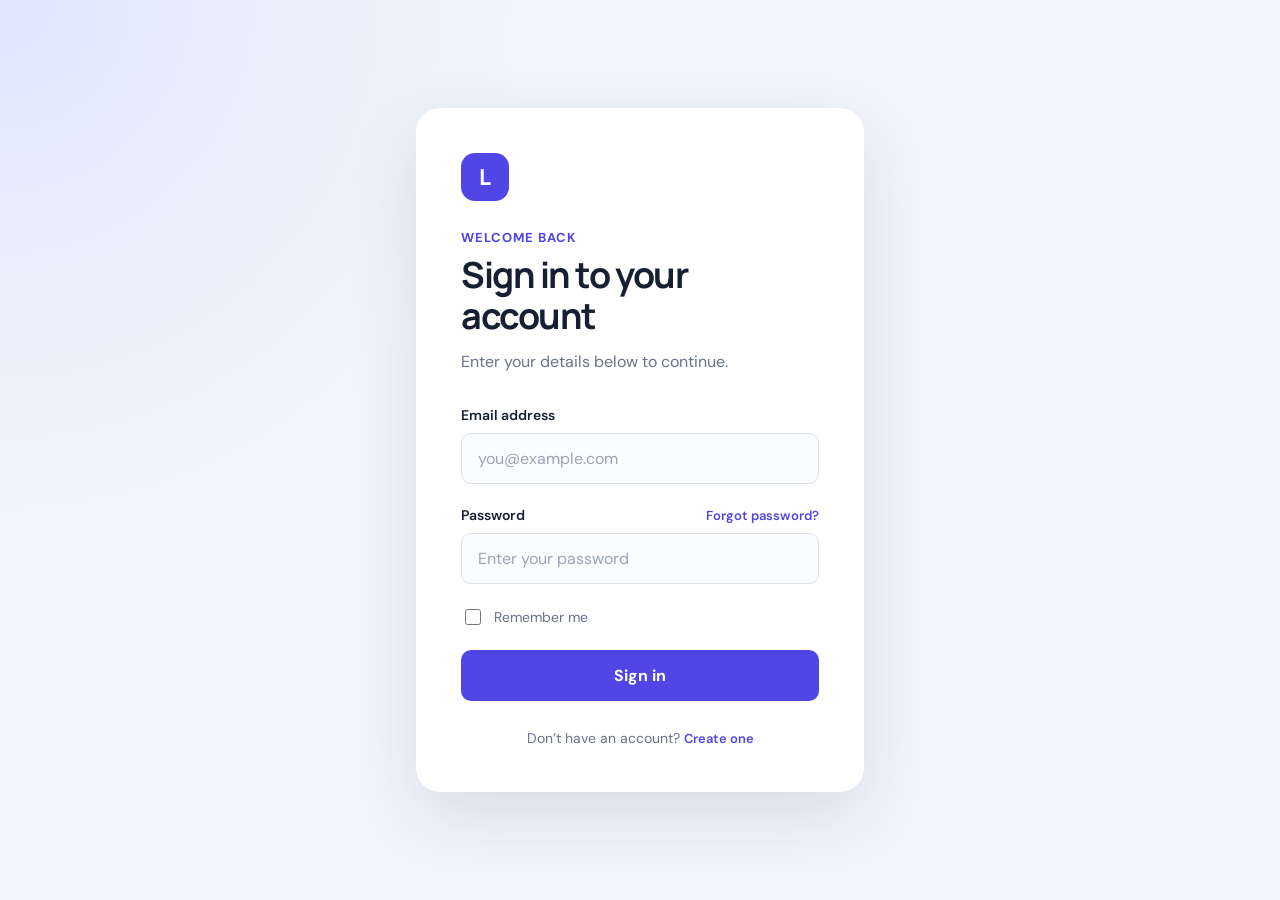
<file: index.html>
<!DOCTYPE html>
<html lang="en">
<head>
  <meta charset="UTF-8">
  <meta name="viewport" content="width=device-width, initial-scale=1.0">
  <meta name="description" content="A responsive HTML and CSS login page">
  <title>Sign in | Welcome back</title>
  <link rel="stylesheet" href="styles.css">
</head>
<body>
  <main class="page-shell">
    <section class="login-card" aria-labelledby="login-title">
      <div class="brand-mark" aria-hidden="true">L</div>
      <p class="eyebrow">Welcome back</p>
      <h1 id="login-title">Sign in to your account</h1>
      <p class="intro">Enter your details below to continue.</p>

      <form class="login-form" action="#" method="post">
        <div class="field-group">
          <label for="email">Email address</label>
          <input id="email" name="email" type="email" autocomplete="email" placeholder="you@example.com" required>
        </div>

        <div class="field-group">
          <div class="field-label-row">
            <label for="password">Password</label>
            <a href="#forgot-password" class="text-link">Forgot password?</a>
          </div>
          <input id="password" name="password" type="password" autocomplete="current-password" placeholder="Enter your password" minlength="6" required>
        </div>

        <label class="remember-option" for="remember-me">
          <input id="remember-me" name="remember-me" type="checkbox">
          <span>Remember me</span>
        </label>

        <button type="submit">Sign in</button>
      </form>

      <p class="signup-prompt">Don’t have an account? <a href="register.html" class="text-link">Create one</a></p>
    </section>
  </main>
</body>
</html>
</file>
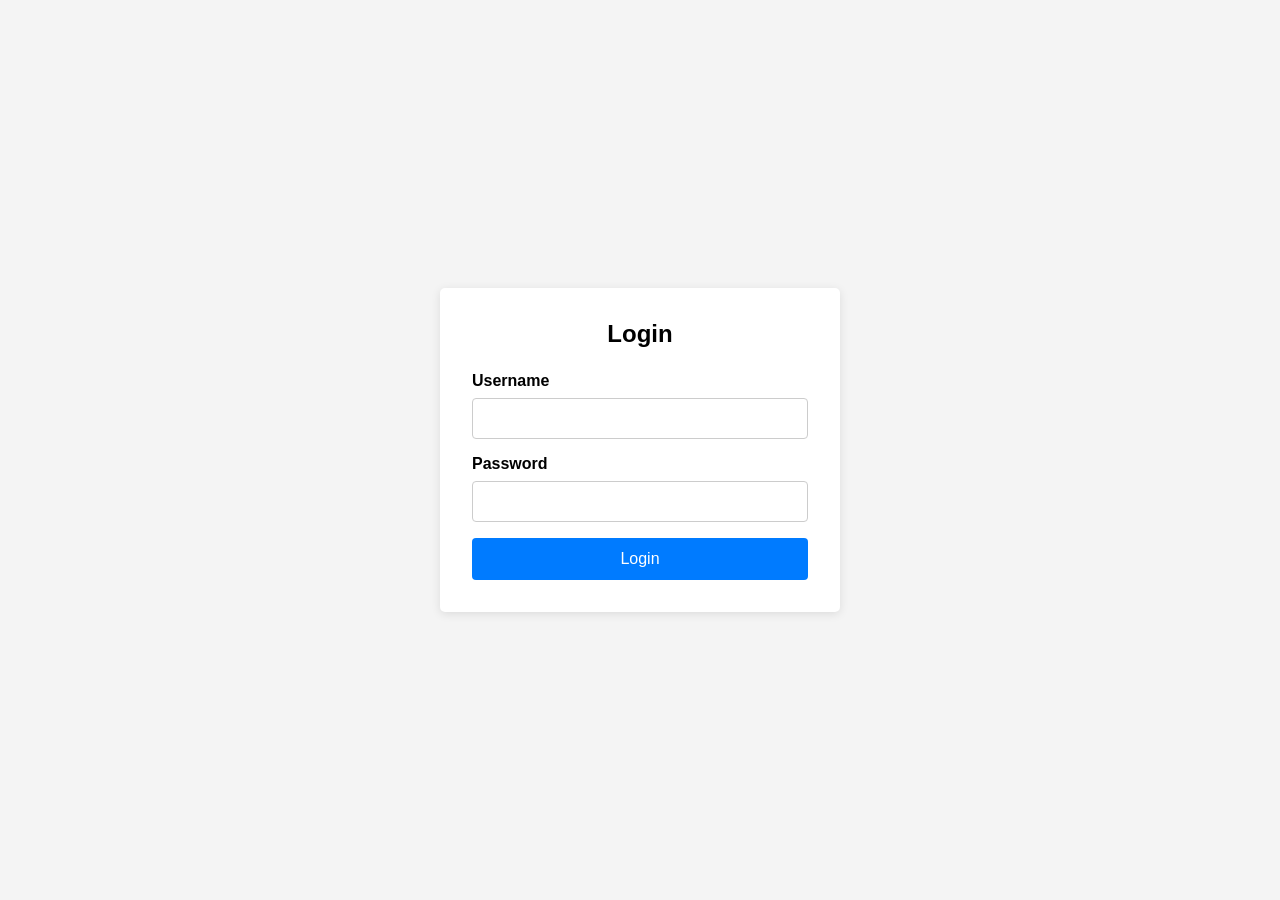
<file: frontend/index.html>
<!DOCTYPE html>
<html lang="en">
<head>
  <meta charset="UTF-8">
  <meta name="viewport" content="width=device-width, initial-scale=1.0">
  <title>Login Page</title>
  <link rel="stylesheet" href="styles.css">
</head>
<body>
  <div class="login-container">
    <form class="login-form">
      <h2>Login</h2>
      <label for="username">Username</label>
      <input type="text" id="username" name="username" required>

      <label for="password">Password</label>
      <input type="password" id="password" name="password" required>

      <button type="submit">Login</button>
    </form>
  </div>
</body>
</html>
</file>
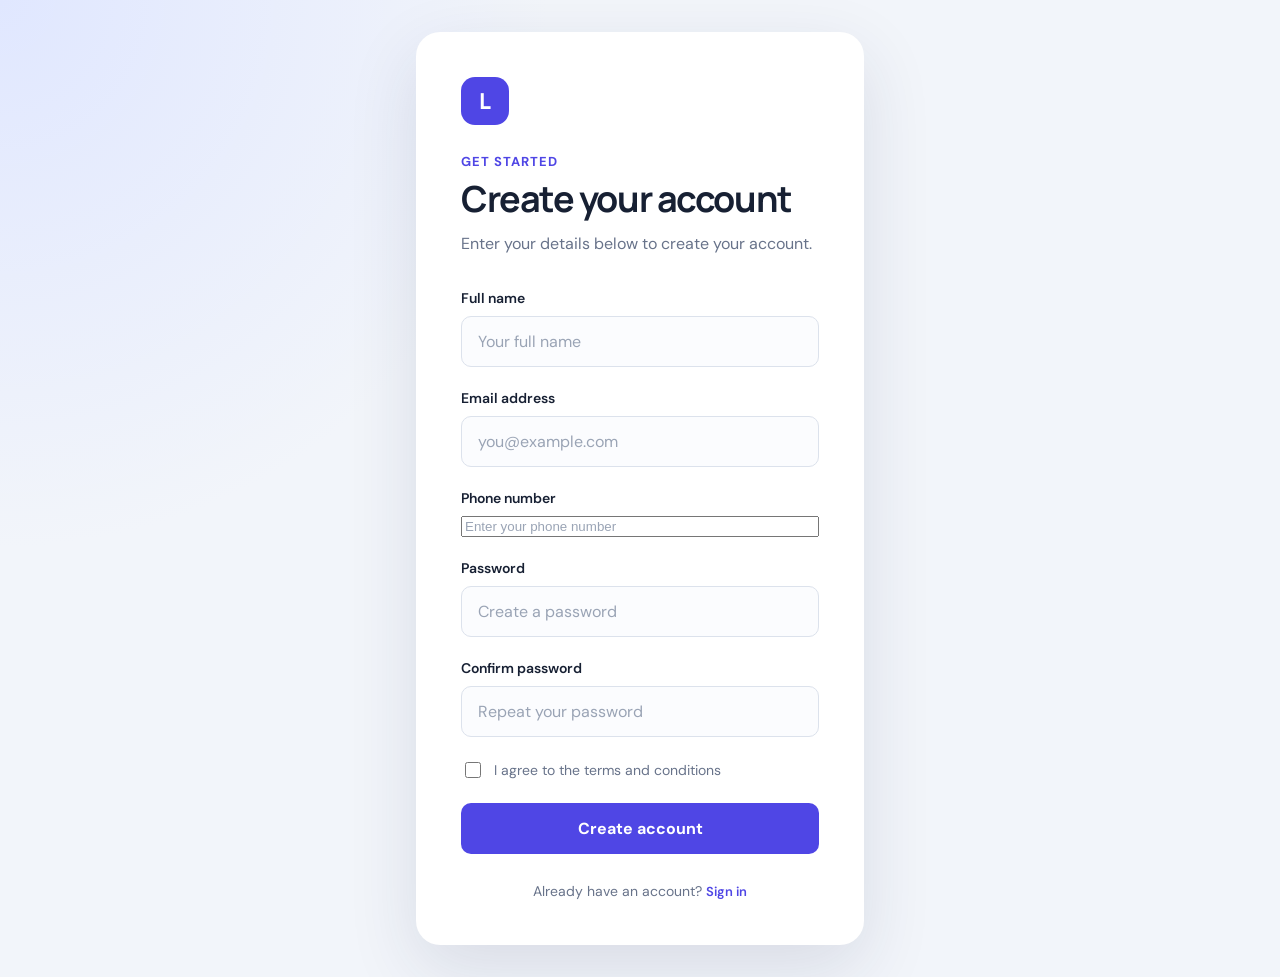
<file: register.html>
<!DOCTYPE html>
<html lang="en">
<head>
  <meta charset="UTF-8">
  <meta name="viewport" content="width=device-width, initial-scale=1.0">
  <meta name="description" content="A responsive HTML and CSS registration page">
  <title>Create account | Welcome</title>
  <link rel="stylesheet" href="styles.css">
</head>
<body>
  <main class="page-shell">
    <section class="login-card" aria-labelledby="register-title">
      <div class="brand-mark" aria-hidden="true">L</div>
      <p class="eyebrow">Get started</p>
      <h1 id="register-title">Create your account</h1>
      <p class="intro">Enter your details below to create your account.</p>

      <form class="login-form" action="#" method="post">
        <div class="field-group">
          <label for="full-name">Full name</label>
          <input id="full-name" name="full-name" type="text" autocomplete="name" placeholder="Your full name" required>
        </div>

        <div class="field-group">
          <label for="email">Email address</label>
          <input id="email" name="email" type="email" autocomplete="email" placeholder="you@example.com" required>
        </div>

        <div class="field-group">
          <label for="phone">Phone number</label>
          <input id="phone" name="phone" type="tel" autocomplete="tel" inputmode="tel" placeholder="Enter your phone number" required>
        </div>

        <div class="field-group">
          <label for="password">Password</label>
          <input id="password" name="password" type="password" autocomplete="new-password" placeholder="Create a password" minlength="6" required>
        </div>

        <div class="field-group">
          <label for="confirm-password">Confirm password</label>
          <input id="confirm-password" name="confirm-password" type="password" autocomplete="new-password" placeholder="Repeat your password" minlength="6" required>
        </div>

        <label class="remember-option" for="terms">
          <input id="terms" name="terms" type="checkbox" required>
          <span>I agree to the terms and conditions</span>
        </label>

        <button type="submit">Create account</button>
      </form>

      <p class="signup-prompt">Already have an account? <a href="index.html" class="text-link">Sign in</a></p>
    </section>
  </main>
</body>
</html>
</file>
<file: styles.css>
@import url('https://fonts.googleapis.com/css2?family=DM+Sans:wght@400;500;600;700&family=Manrope:wght@700;800&display=swap');

:root {
  color-scheme: light;
  --ink: #172033;
  --muted: #68738a;
  --line: #dce2ec;
  --surface: #ffffff;
  --background: #f2f5fa;
  --primary: #4f46e5;
  --primary-dark: #3730a3;
  --focus: rgba(79, 70, 229, 0.18);
}

* { box-sizing: border-box; }

body {
  margin: 0;
  min-width: 320px;
  min-height: 100vh;
  color: var(--ink);
  background: var(--background);
  font-family: 'DM Sans', system-ui, -apple-system, BlinkMacSystemFont, 'Segoe UI', sans-serif;
}

.page-shell {
  display: grid;
  min-height: 100vh;
  place-items: center;
  padding: 32px 20px;
  background: radial-gradient(circle at top left, #e0e7ff 0, transparent 34%), var(--background);
}

.login-card {
  width: min(100%, 448px);
  padding: 44px;
  border: 1px solid rgba(255, 255, 255, 0.75);
  border-radius: 24px;
  background: var(--surface);
  box-shadow: 0 24px 70px rgba(33, 45, 79, 0.12);
}

.brand-mark {
  display: grid;
  width: 48px;
  height: 48px;
  margin-bottom: 28px;
  place-items: center;
  border-radius: 14px;
  color: #fff;
  background: var(--primary);
  font-family: 'Manrope', sans-serif;
  font-size: 22px;
  font-weight: 800;
}

.eyebrow {
  margin: 0 0 8px;
  color: var(--primary);
  font-size: 13px;
  font-weight: 700;
  letter-spacing: 0.08em;
  text-transform: uppercase;
}

h1 {
  margin: 0;
  font-family: 'Manrope', sans-serif;
  font-size: clamp(28px, 5vw, 36px);
  letter-spacing: -0.04em;
  line-height: 1.15;
}

.intro { margin: 12px 0 32px; color: var(--muted); line-height: 1.6; }
.login-form { display: grid; gap: 22px; }
.field-group { display: grid; gap: 9px; }
.field-label-row { display: flex; align-items: center; justify-content: space-between; gap: 16px; }
label { color: var(--ink); font-size: 14px; font-weight: 600; }

input[type='text'], input[type='email'], input[type='password'] {
  width: 100%;
  padding: 14px 16px;
  border: 1px solid var(--line);
  border-radius: 10px;
  color: var(--ink);
  background: #fbfcfe;
  font: inherit;
  outline: none;
  transition: border-color 160ms ease, box-shadow 160ms ease, background 160ms ease;
}

input[type='text']:focus, input[type='email']:focus, input[type='password']:focus {
  border-color: var(--primary);
  background: #fff;
  box-shadow: 0 0 0 4px var(--focus);
}

input::placeholder { color: #9aa4b5; }
.text-link { color: var(--primary); font-size: 13px; font-weight: 600; text-decoration: none; }
.text-link:hover, .text-link:focus-visible { color: var(--primary-dark); text-decoration: underline; }
.remember-option { display: flex; align-items: center; gap: 10px; color: var(--muted); font-weight: 400; }
.remember-option input { width: 16px; height: 16px; accent-color: var(--primary); }

button {
  width: 100%;
  padding: 15px 20px;
  border: 0;
  border-radius: 10px;
  color: #fff;
  background: var(--primary);
  cursor: pointer;
  font: inherit;
  font-weight: 700;
  transition: background 160ms ease, transform 160ms ease, box-shadow 160ms ease;
}

button:hover { background: var(--primary-dark); transform: translateY(-1px); box-shadow: 0 8px 18px rgba(79, 70, 229, 0.25); }
button:focus-visible { outline: 3px solid var(--focus); outline-offset: 3px; }
.signup-prompt { margin: 28px 0 0; color: var(--muted); text-align: center; font-size: 14px; }

@media (max-width: 480px) {
  .page-shell { padding: 20px 14px; }
  .login-card { padding: 32px 24px; border-radius: 18px; }
  .field-label-row { align-items: flex-start; flex-direction: column; gap: 6px; }
}

@media (prefers-reduced-motion: reduce) {
  *, *::before, *::after { scroll-behavior: auto !important; transition-duration: 0.01ms !important; }
}
</file>
<file: frontend/styles.css>
/* styles.css */

* {
  margin: 0;
  padding: 0;
  box-sizing: border-box;
}

body {
  font-family: Arial, sans-serif;
  background-color: #f4f4f4;
  display: flex;
  justify-content: center;
  align-items: center;
  height: 100vh;
}

.login-container {
  background: #fff;
  padding: 2rem;
  border-radius: 5px;
  box-shadow: 0 2px 10px rgba(0, 0, 0, 0.1);
  width: 100%;
  max-width: 400px;
}

.login-form h2 {
  margin-bottom: 1.5rem;
  text-align: center;
}

.login-form label {
  display: block;
  margin-bottom: 0.5rem;
  font-weight: bold;
}

.login-form input {
  width: 100%;
  padding: 0.75rem;
  margin-bottom: 1rem;
  border: 1px solid #ccc;
  border-radius: 4px;
}

.login-form input:focus {
  outline: none;
  border-color: #007bff;
}

.login-form button {
  width: 100%;
  padding: 0.75rem;
  background-color: #007bff;
  color: #fff;
  border: none;
  border-radius: 4px;
  font-size: 1rem;
  cursor: pointer;
}

.login-form button:hover {
  background-color: #0056b3;
}
</file>
